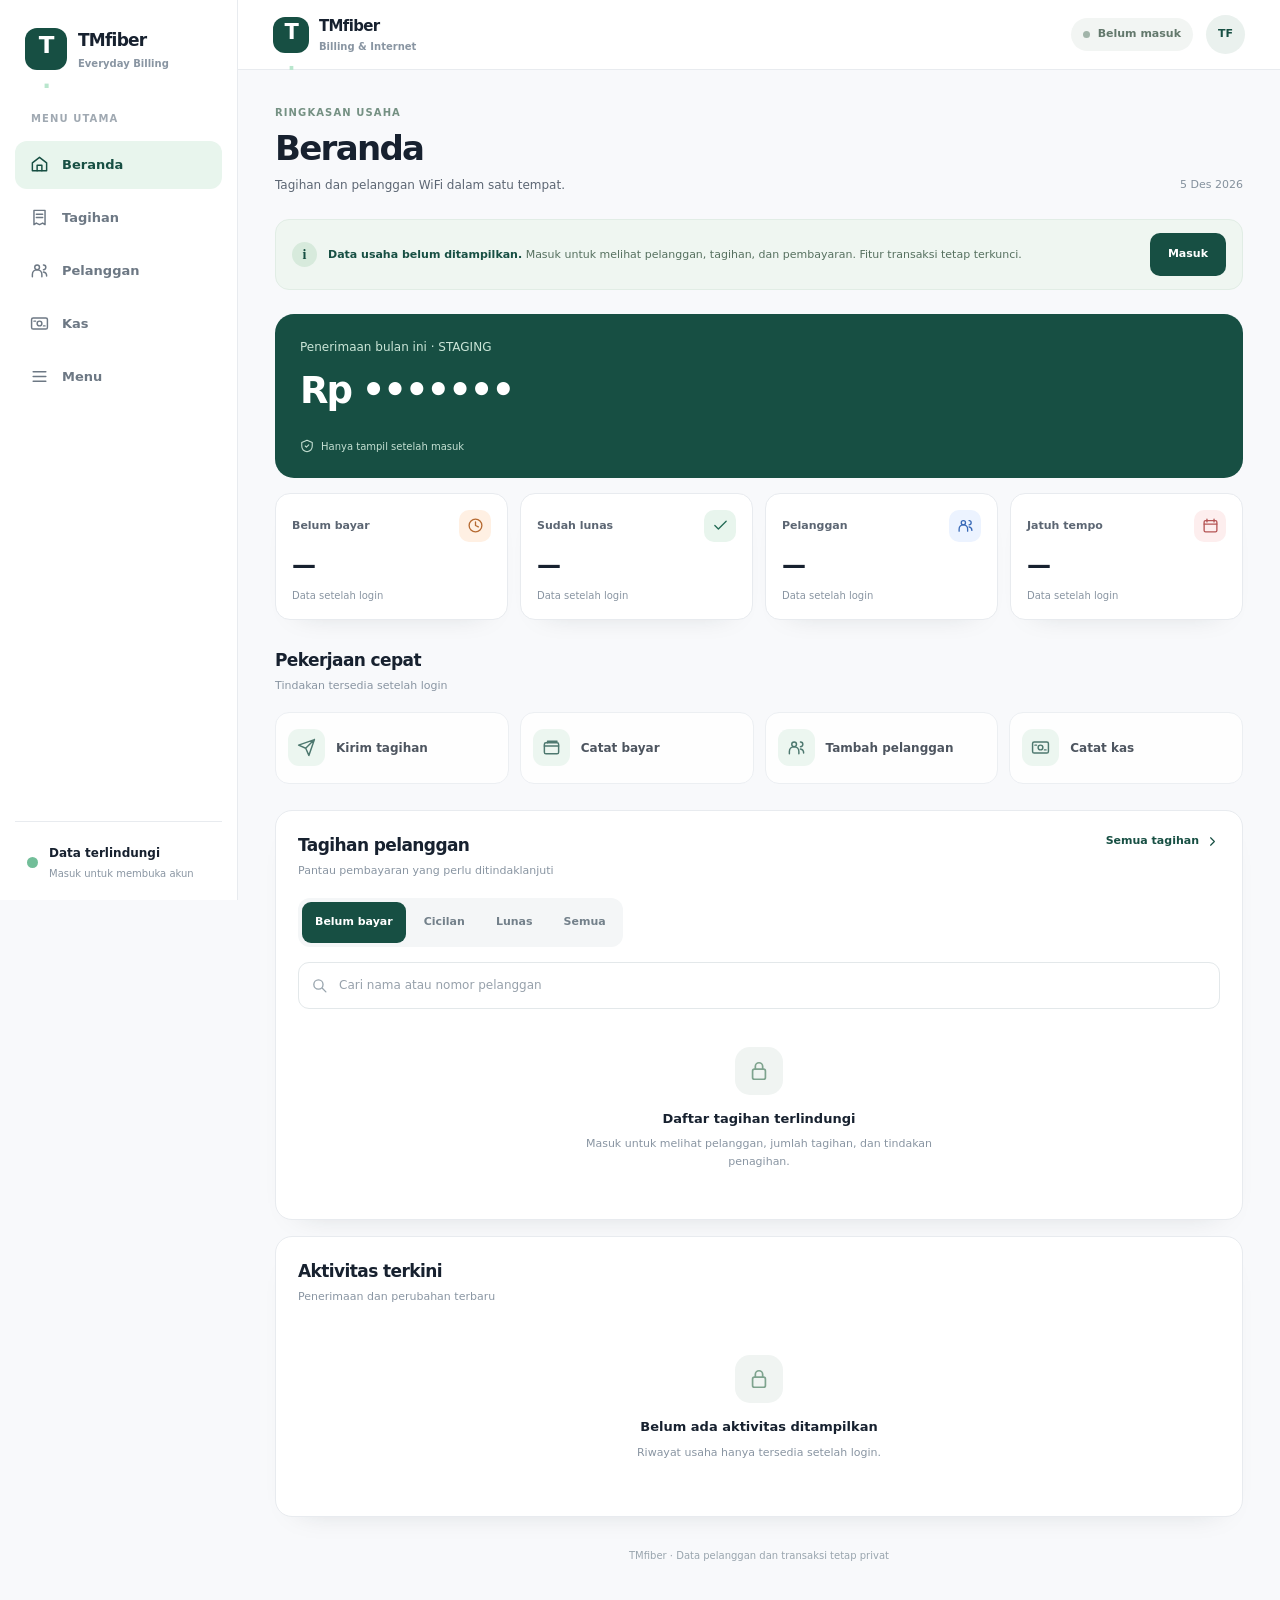
<file: index.html>
<!doctype html>
<html lang="id">
<head>
<meta charset="utf-8">
<meta name="viewport" content="width=device-width,initial-scale=1,viewport-fit=cover">
<meta name="theme-color" content="#F8F9FB">
<meta name="description" content="TMfiber — pelanggan, tagihan dan pembayaran WiFi dalam satu tempat.">
<meta name="referrer" content="strict-origin-when-cross-origin">
<meta http-equiv="Content-Security-Policy" content="default-src 'self'; script-src 'self'; style-src 'self'; img-src 'self' data:; connect-src 'self' https://script.google.com https://script.googleusercontent.com; font-src 'self'; object-src 'none'; base-uri 'self'; form-action 'self'">
<title>TMfiber · Everyday Billing</title>
<link rel="icon" href="./assets/icon.svg" type="image/svg+xml">
<link rel="manifest" href="./manifest.webmanifest">
<link rel="stylesheet" href="./styles.css">
<script type="module" src="./src/app.js"></script>
</head>
<body>
<a class="skip" href="#mainContent">Langsung ke konten</a>
<div class="shell">
 <div id="offlineNotice" class="connection-toast" role="status" aria-live="polite" hidden>Perangkat sedang offline. Data usaha tidak tersedia.</div>
 <aside class="sidebar" aria-label="Navigasi desktop">
  <a class="brand" href="#beranda"><span class="brand-mark" aria-hidden="true">T<span>.</span></span><span><strong>TMfiber</strong><small>Everyday Billing</small></span></a>
  <div class="work-label">MENU UTAMA</div>
  <nav id="sideNav" aria-label="Menu utama"></nav>
  <div class="sidebar-bottom"><span class="shield-mark" aria-hidden="true">●</span><div><b>Data terlindungi</b><small>Masuk untuk membuka akun</small></div></div>
 </aside>
 <div class="stage">
  <header class="topbar">
   <a class="mobile-brand" href="#beranda"><span class="mobile-mark" aria-hidden="true">T<span>.</span></span><span><strong>TMfiber</strong><small>Billing & Internet</small></span></a>
   <div class="top-actions"><span class="connection-label"><span class="status-dot"></span> Belum masuk</span><button type="button" id="accountButton" class="account" aria-label="Masuk akun">TF</button></div>
  </header>
  <main id="mainContent">
   <div class="content">
    <section class="page-heading">
     <div><p class="eyebrow" id="pageEyebrow">RINGKASAN USAHA</p><h1 id="pageTitle">Beranda</h1><p id="pageDesc">Tagihan dan pelanggan WiFi dalam satu tempat.</p></div>
     <span id="today" class="today"></span>
    </section>
    <div class="notice" role="status"><span class="notice-icon" aria-hidden="true">i</span><p><strong>Data usaha belum ditampilkan.</strong> Masuk untuk melihat pelanggan, tagihan, dan pembayaran. Fitur transaksi tetap terkunci.</p><button id="openLogin" type="button">Masuk <span aria-hidden="true">→</span></button></div>
    <section id="summary" class="summary" aria-label="Ringkasan data"></section>
    <section id="panel" aria-live="polite"></section>
    <footer class="footer">TMfiber · Data pelanggan dan transaksi tetap privat</footer>
   </div>
  </main>
 </div>
 <nav id="mobileNav" class="mobile-nav" aria-label="Navigasi bawah"></nav>
</div>
<dialog id="loginDialog" aria-labelledby="loginTitle">
 <header class="dialog-header"><span class="dialog-logo">T<span>.</span></span><button id="closeLogin" class="dialog-close" type="button" aria-label="Tutup login">×</button></header>
 <div class="dialog-body">
  <p class="eyebrow">AKSES PETUGAS</p>
  <h2 id="loginTitle">Masuk ke TMfiber</h2>
  <p id="loginDescription">Koneksi STAGING belum diaktifkan. Login nyata tetap terkunci.</p>
  <form id="authForm" method="dialog"><div id="phoneStep"><label for="phone">Nomor WhatsApp</label><div class="phone-field"><span>+62</span><input id="phone" type="tel" inputmode="numeric" autocomplete="tel" placeholder="812xxxxxxxx" disabled></div><button id="otpSend" class="solid-button" type="button" disabled>Kirim kode OTP</button></div><div id="otpStep" hidden><label for="otp">Kode OTP 6 digit</label><div class="phone-field"><input id="otp" type="text" inputmode="numeric" autocomplete="one-time-code" maxlength="6" placeholder="••••••" disabled></div><button id="otpVerify" class="solid-button" type="button" disabled>Verifikasi OTP</button><button id="otpBack" class="secondary-button" type="button">Ganti nomor</button></div><button id="logoutButton" class="secondary-button" type="button" hidden>Keluar dari akun</button><p id="authMessage" class="auth-message" role="status" aria-live="polite">Login belum diaktifkan. Tidak ada nomor atau kode OTP yang diproses.</p></form>
 </div>
</dialog>
<dialog id="operationDialog" aria-labelledby="operationTitle">
 <header class="dialog-header"><span class="dialog-logo">T<span>.</span></span><button id="operationClose" class="dialog-close" type="button" aria-label="Tutup formulir">×</button></header>
 <div class="dialog-body">
  <p class="eyebrow">FORMULIR PETUGAS · STAGING</p>
  <h2 id="operationTitle">Pekerjaan billing</h2>
  <p id="operationDescription">Pengisian data hanya diperbolehkan setelah pengujian keamanan.</p>
  <form id="operationForm">
   <div data-op-panel="customer">
    <label for="opName">Nama pelanggan</label><input id="opName" class="field" name="customer_name" maxlength="100" autocomplete="off" required>
    <label for="opPhone">Nomor WhatsApp</label><input id="opPhone" class="field" name="phone" inputmode="tel" autocomplete="off" required>
    <label for="opAddress">Alamat</label><input id="opAddress" class="field" name="address" maxlength="200" required>
    <label for="opPackage">Paket internet</label><input id="opPackage" class="field" name="package" maxlength="75" required>
    <label for="opPrice">Tarif bulanan (Rp)</label><input id="opPrice" class="field" name="tariff" type="number" min="1000" max="100000000" step="1" required>
    <label for="opDue">Tanggal jatuh tempo (1–28)</label><input id="opDue" class="field" name="due" type="number" min="1" max="28" step="1" required>
   </div>
   <div data-op-panel="invoice" hidden>
    <label for="opCustomer">Pelanggan</label><select id="opCustomer" class="field" name="customer" required></select>
    <label for="opPeriod">Periode tagihan (YYYYMM)</label><input id="opPeriod" class="field" name="period" inputmode="numeric" maxlength="6" pattern="20[0-9]{4}" required>
   </div>
   <div data-op-panel="payment" hidden>
    <label for="opInvoice">Tagihan</label><select id="opInvoice" class="field" name="invoice" required></select>
    <label for="opMethod">Metode bayar manual</label>
    <select id="opMethod" class="field" name="method"><option value="TUNAI">Tunai</option><option value="TRANSFER">Transfer terverifikasi</option><option value="QRIS_STATIC_MANUAL">QRIS statis terverifikasi</option></select>
    <div id="opAmountGroup" hidden><label for="opAmount">Jumlah cicilan (Rp)</label><input id="opAmount" class="field" name="amount" type="number" min="1" step="1"></div>
    <p class="operation-warning">Pembayaran harus sudah benar-benar diterima sebelum dicatat. Tidak ada konfirmasi otomatis dari bank.</p>
   </div>
   <p id="operationStatus" role="status" class="auth-message" aria-live="polite"></p>
   <button id="operationSubmit" class="solid-button" type="submit" disabled>Simpan di STAGING</button>
  </form>
 </div>
</dialog>
</body>
</html>
</file>
<file: styles.css>
/* Everyday Billing V3 — single operational design system, no legacy theme layers */
:root{color-scheme:light;--bg:#F8F9FB;--surface:#fff;--surface2:#F3F5F7;--ink:#17212F;--sub:#5C6673;--muted:#8995A2;--line:#E8EBEF;--green:#174F43;--green2:#236B55;--greenlight:#E8F5ED;--amber:#B66A31;--amberlight:#FFF0E3;--blue:#3869B7;--bluelight:#ECF3FF;--red:#B45454;--redlight:#FDEEEE;--shadow:0 14px 30px -26px rgba(22,37,40,.25);--font:Inter,'Segoe UI',system-ui,-apple-system,sans-serif;font-family:var(--font);background:var(--bg);color:var(--ink)}
*,*:before,*:after{box-sizing:border-box}html{scroll-behavior:smooth}body{margin:0;min-width:280px;background:var(--bg);font:14px/1.5 var(--font);color:var(--ink);-webkit-font-smoothing:antialiased}a{color:inherit;text-decoration:none}button,input{font:inherit}button{cursor:pointer}button:disabled{cursor:not-allowed}svg{width:20px;height:20px;flex:none}a:focus-visible,button:focus-visible,input:focus-visible{outline:3px solid var(--green2);outline-offset:3px}.skip{position:fixed;left:12px;top:-100px;background:#fff;padding:12px 16px;border-radius:12px;z-index:100}.skip:focus{top:10px}.sr-only{position:absolute;width:1px;height:1px;padding:0;margin:-1px;overflow:hidden;clip:rect(0,0,0,0);white-space:nowrap;border:0}
.shell{display:flex;min-height:100vh}.sidebar{width:238px;flex:none;height:100vh;position:sticky;top:0;background:#fff;border-right:1px solid var(--line);padding:28px 15px 19px;display:flex;flex-direction:column}.brand{display:flex;align-items:center;gap:11px;margin:0 10px 40px}.brand-mark,.mobile-mark,.dialog-logo{display:grid;place-items:center;background:var(--green);color:white;border-radius:12px;font-weight:850;letter-spacing:-.055em}.brand-mark{width:42px;height:42px;font-size:23px}.brand-mark span,.mobile-mark span,.dialog-logo span{color:#B9E6CD}.brand strong,.mobile-brand strong{font-size:17px;letter-spacing:-.045em;font-weight:800;display:block}.brand small,.mobile-brand small{display:block;color:var(--muted);font-size:10px;font-weight:550;margin-top:2px}.work-label{padding-left:16px;font-size:10px;color:#A0A9B2;letter-spacing:.11em;font-weight:800;margin-bottom:15px}.sidebar nav{display:grid;gap:5px}.sidebar nav a{display:flex;align-items:center;gap:13px;min-height:48px;padding:12px 15px;border-radius:12px;color:#6D7884;font-weight:650;font-size:13px}.sidebar nav a svg{width:19px;height:19px}.sidebar nav a:hover{background:#F5F8F6;color:var(--green)}.sidebar nav a.active{background:var(--greenlight);color:var(--green);font-weight:800}.sidebar-bottom{border-top:1px solid var(--line);margin-top:auto;padding:22px 12px 0;display:flex;align-items:center;gap:11px}.shield-mark{width:11px;height:11px;border-radius:50%;background:#72BE99;font-size:0;flex:none}.sidebar-bottom b{display:block;font-size:12px}.sidebar-bottom small{display:block;margin-top:4px;color:var(--muted);font-size:10px}.stage{flex:1;min-width:0}.topbar{display:flex;align-items:center;justify-content:space-between;padding:0 35px;height:70px;background:rgba(255,255,255,.94);border-bottom:1px solid var(--line)}.mobile-brand{display:flex;align-items:center;gap:10px}.mobile-mark{width:36px;height:36px;font-size:21px}.mobile-brand strong{font-size:15px}.top-actions{display:flex;align-items:center;gap:13px}.connection-label{display:inline-flex;align-items:center;gap:8px;background:#F2F5F3;color:#63786C;padding:8px 12px;border-radius:999px;font-size:11px;font-weight:700}.status-dot{width:7px;height:7px;background:#A2B5AA;border-radius:50%}.account{border:0;background:#EAF1EE;color:var(--green);width:39px;height:39px;border-radius:50%;font-size:11px;font-weight:850}
.content{max-width:1240px;margin:auto;padding:35px 37px 40px}.page-heading{display:flex;align-items:flex-end;justify-content:space-between;gap:20px;margin-bottom:25px}.eyebrow{color:#759183;font-size:10px;font-weight:800;letter-spacing:.11em;margin:0 0 8px}.page-heading h1{font-weight:800;letter-spacing:-.05em;font-size:clamp(26px,2.7vw,34px);margin:0 0 7px;line-height:1.2}.page-heading p:not(.eyebrow){color:var(--sub);font-size:12px;margin:0}.today{color:#84919D;font-size:11px;white-space:nowrap}.notice{display:flex;gap:11px;align-items:center;padding:13px 16px;background:#EFF6F1;border:1px solid #E1EDE5;border-radius:14px;margin-bottom:24px}.notice-icon{display:grid;place-items:center;border-radius:50%;width:25px;height:25px;background:#D7EADC;color:var(--green);font-family:Georgia,serif;font-weight:800;flex:none}.notice p{font-size:11px;color:#56705F;line-height:1.55;margin:0;flex:1}.notice strong{color:var(--green)}.notice button{border:0;border-radius:10px;min-height:43px;padding:0 18px;background:var(--green);color:#fff;font-size:11px;font-weight:750;white-space:nowrap}
.summary{margin-bottom:28px}.summary:empty{display:none}.summary-wrap{display:grid;gap:15px}.featured-balance{background:var(--green);border-radius:19px;padding:24px 25px;color:white;display:flex;flex-direction:column;gap:13px;min-height:164px}.featured-balance>span{color:#CBE6D8;font-size:12px}.featured-balance strong{font-size:clamp(28px,3vw,37px);font-weight:800;letter-spacing:-.055em;line-height:1.2}.balance-bottom{display:flex;align-items:center;gap:7px;color:#C5E0D3;font-size:10px;margin-top:auto}.balance-bottom svg{width:14px;height:14px}.kpi-grid{display:grid;grid-template-columns:repeat(4,minmax(0,1fr));gap:12px}.kpi-grid.standalone{margin-top:6px}.kpi{border:1px solid var(--line);background:#fff;border-radius:15px;padding:16px;display:flex;flex-direction:column;min-height:125px;gap:11px;box-shadow:var(--shadow)}.kpi-top{display:flex;align-items:center;justify-content:space-between;gap:5px;font-size:11px;color:var(--sub);font-weight:650}.kpi-icon{width:32px;height:32px;display:grid;place-items:center;border-radius:10px}.kpi-icon svg{width:17px;height:17px}.kpi.warning .kpi-icon{background:var(--amberlight);color:var(--amber)}.kpi.success .kpi-icon{background:var(--greenlight);color:var(--green2)}.kpi.blue .kpi-icon{background:var(--bluelight);color:var(--blue)}.kpi.danger .kpi-icon{background:var(--redlight);color:var(--red)}.kpi.neutral .kpi-icon{background:#F0F2F5;color:#64748B}.kpi strong{font-size:24px;letter-spacing:-.04em;line-height:1;font-weight:800}.kpi small{color:var(--muted);font-size:10px;margin-top:auto}
.section-head{display:flex;align-items:flex-start;justify-content:space-between;gap:12px;margin-bottom:17px}.section-head h2{font-size:17px;letter-spacing:-.035em;margin:0 0 5px;font-weight:800}.section-head p{font-size:11px;color:var(--muted);margin:0;line-height:1.5}.quick-section{margin-bottom:26px}.quick-grid{display:grid;grid-template-columns:repeat(4,minmax(0,1fr));gap:11px}.quick-action{display:flex;align-items:center;gap:11px;border-radius:14px;padding:15px 12px;background:#fff;border:1px solid var(--line);font-size:12px;text-align:left;min-height:72px;color:var(--ink);font-weight:700}.quick-action:disabled{opacity:.76}.quick-icon{background:var(--greenlight);color:var(--green);width:37px;height:37px;border-radius:11px;display:grid;place-items:center}.quick-icon svg{width:19px;height:19px}
.panel{background:#fff;border:1px solid var(--line);border-radius:17px;padding:22px;min-width:0;box-shadow:var(--shadow)}.panel .section-head{margin-bottom:18px}.text-link,.related-route a{display:inline-flex;align-items:center;gap:6px;font-size:11px;font-weight:750;color:var(--green)}.text-link svg,.related-route svg{width:15px;height:15px}.secondary-row{margin-top:16px}.filter-tabs{display:flex;gap:5px;overflow-x:auto;margin:0 0 15px;padding:4px;background:#F4F6F7;border-radius:12px;max-width:100%;width:max-content;scrollbar-width:none}.filter-tabs::-webkit-scrollbar{display:none}.filter{white-space:nowrap;min-height:41px;border:0;background:transparent;color:#73808A;padding:7px 13px;border-radius:9px;font-size:11px;font-weight:700}.filter.selected{background:var(--green);color:#fff}.toolbar{display:flex;align-items:center;gap:10px;margin-bottom:13px}.search-box{min-height:47px;display:flex;align-items:center;gap:9px;border:1px solid #E3E8EA;border-radius:11px;padding:0 12px;background:#fff;flex:1;min-width:0;color:#98A4AD}.search-box svg{width:17px;height:17px}.search-box input{border:0;outline:none;background:transparent;color:var(--ink);font-size:12px;width:100%;min-width:0}.search-box input::placeholder{color:#97A1AB}.outline-button{display:inline-flex;align-items:center;justify-content:center;gap:7px;min-height:46px;border-radius:11px;background:#EAF3ED;border:0;color:#5A8570;font-size:11px;font-weight:700;padding:0 13px;white-space:nowrap}.outline-button svg{width:16px;height:16px}.data-column-hint{background:#F7F9FA;border-block:1px solid var(--line);color:#89949C;font-size:10px;letter-spacing:.01em;padding:12px 14px;margin-inline:-22px}.empty{min-height:170px;display:flex;align-items:center;justify-content:center;flex-direction:column;text-align:center;padding:25px 12px}.empty-icon{display:grid;place-items:center;width:48px;height:48px;background:#F0F4F2;color:#7EA38E;border-radius:15px;margin-bottom:14px}.empty-icon svg{width:22px;height:22px}.empty h3{font-size:13px;margin:0 0 7px;font-weight:800}.empty p{max-width:350px;color:var(--muted);font-size:11px;line-height:1.65;margin:0}.related-route{border-top:1px solid var(--line);padding-top:14px;margin-top:5px}
.menu-layout{display:grid;gap:25px}.menu-section h2{font-size:13px;margin:0 0 11px;color:#6E7881;font-weight:800}.menu-list{display:grid;grid-template-columns:repeat(2,minmax(0,1fr));gap:11px}.menu-tile{display:flex;align-items:center;gap:12px;background:#fff;border:1px solid var(--line);border-radius:14px;padding:15px;min-width:0}.menu-icon,.detail-icon,.setting-icon{width:39px;height:39px;display:grid;place-items:center;background:#ECF5F0;border-radius:12px;color:var(--green);flex:none}.menu-icon svg,.detail-icon svg,.setting-icon svg{width:19px;height:19px}.menu-tile>span:nth-child(2){min-width:0;flex:1}.menu-tile strong,.detail-row strong,.setting-row strong{display:block;font-size:12px;font-weight:750}.menu-tile small,.detail-row small,.setting-row small{display:block;font-size:10px;color:var(--muted);margin-top:4px;line-height:1.45}.menu-tile>svg{color:#ABB4BC;width:15px;height:15px}.detail-rows,.settings-list{display:grid}.detail-row,.setting-row{display:flex;align-items:center;gap:12px;padding:17px 0;border-bottom:1px solid var(--line);min-width:0}.detail-row:last-child,.setting-row:last-child{border-bottom:0}.detail-row>div,.setting-row>div{flex:1;min-width:0}.pill{border-radius:999px;font-size:9px;font-weight:750;padding:6px 9px;white-space:nowrap;background:#F1F4F6;color:#778491}.pill.success{background:var(--greenlight);color:var(--green)}.pill.warning{background:var(--amberlight);color:var(--amber)}.portal-note{display:flex;gap:13px;align-items:flex-start;border-radius:13px;background:#F0F7F3;padding:17px;color:var(--green)}.portal-note svg{width:23px;height:23px}.portal-note strong{font-size:12px}.portal-note p{font-size:11px;color:#648073;line-height:1.6;margin:6px 0 0}.footer{text-align:center;font-size:10px;color:#99A5AE;padding:31px 0 8px}
.mobile-nav{display:none}.connection-toast{position:fixed;z-index:99;left:50%;top:10px;transform:translateX(-50%);background:var(--ink);color:white;padding:12px 16px;border-radius:10px;max-width:94vw;text-align:center;font-size:11px}.connection-toast[hidden]{display:none}
dialog{border:1px solid var(--line);padding:0;border-radius:20px;background:#fff;color:var(--ink);width:min(420px,calc(100vw - 28px));max-height:calc(100dvh - 35px);overflow:auto;box-shadow:0 28px 80px #192f283b}dialog::backdrop{background:#0A241D88}.dialog-header{display:flex;justify-content:space-between;align-items:center;padding:26px 25px 0}.dialog-logo{width:49px;height:49px;font-size:24px}.dialog-close{border:0;width:40px;height:40px;border-radius:50%;background:#F4F6F7;color:#849099;font-size:24px}.dialog-body{padding:22px 25px 28px}.dialog-body h2{font-size:25px;letter-spacing:-.05em;margin:4px 0 9px}.dialog-body>p:not(.eyebrow){font-size:12px;color:var(--sub);line-height:1.65;margin:0 0 22px}.dialog-body label{display:block;font-size:12px;font-weight:700;margin-bottom:9px}.phone-field{display:flex;align-items:center;border:1px solid #DDE5E1;border-radius:11px;overflow:hidden;min-height:48px;background:#FCFDFC}.phone-field span{padding:0 13px;border-right:1px solid var(--line);color:var(--green);font-weight:800}.phone-field input{background:transparent;border:0;padding:12px;min-width:0;flex:1;font-size:16px}.solid-button{width:100%;min-height:49px;border:0;border-radius:11px;background:var(--green);color:#fff;font-weight:800;margin-top:15px}.solid-button:disabled{background:#AFBFB5;color:#fff}.dialog-body small{display:block;margin-top:16px;text-align:center;font-size:10px;color:var(--muted);line-height:1.5}
@media(max-width:1120px){.sidebar{width:215px}.content{padding:29px 24px 35px}.topbar{padding:0 24px}.kpi-grid{gap:9px}.quick-grid{gap:9px}.quick-action{padding:12px 9px;font-size:11px}}
@media(max-width:760px){
 .sidebar{display:none}.stage{width:100%}.topbar{height:61px;padding:0 17px;position:sticky;top:0;z-index:20}.mobile-brand strong{font-size:14px}.mobile-brand small{font-size:9px}.mobile-mark{width:35px;height:35px;font-size:19px}.connection-label{font-size:10px;padding:7px 9px}.account{width:36px;height:36px}
 .content{padding:22px 14px calc(98px + env(safe-area-inset-bottom))}.page-heading{margin-bottom:18px}.page-heading h1{font-size:27px;margin-bottom:5px}.page-heading p:not(.eyebrow){font-size:11px;line-height:1.5}.today{display:none}.notice{padding:11px;gap:8px;margin-bottom:19px}.notice-icon{width:23px;height:23px}.notice p{font-size:10px}.notice button{min-height:41px;padding:0 12px;font-size:10px}
 .summary{margin-bottom:23px}.summary-wrap{gap:11px}.featured-balance{padding:21px;border-radius:17px;min-height:146px;gap:13px}.featured-balance>span{font-size:11px}.featured-balance strong{font-size:31px}.kpi-grid{grid-template-columns:repeat(2,minmax(0,1fr));gap:9px}.kpi{min-height:108px;padding:12px;border-radius:13px;gap:7px}.kpi-top{font-size:10px}.kpi-icon{width:29px;height:29px}.kpi strong{font-size:23px}.kpi small{font-size:9px}
 .section-head{margin-bottom:14px}.section-head h2{font-size:15px}.section-head p{font-size:10px}.quick-section{margin-bottom:21px}.quick-grid{grid-template-columns:repeat(4,minmax(0,1fr));gap:7px}.quick-action{min-height:87px;flex-direction:column;align-items:center;justify-content:center;text-align:center;gap:8px;padding:10px 3px;border-radius:13px;font-size:10px;line-height:1.25}.quick-icon{width:32px;height:32px}.quick-icon svg{width:18px;height:18px}.quick-action strong{overflow-wrap:anywhere}
 .panel{padding:17px;border-radius:15px}.filter-tabs{max-width:100%}.filter{padding:8px 10px;font-size:10px}.toolbar{align-items:stretch;flex-wrap:wrap}.outline-button{min-height:44px}.data-column-hint{margin-inline:-17px}.menu-list{grid-template-columns:1fr;gap:8px}.menu-tile{padding:13px}.setting-row,.detail-row{gap:9px}.pill{font-size:9px}
 .mobile-nav{display:flex;gap:2px;justify-content:space-around;position:fixed;bottom:0;left:0;right:0;z-index:30;border-top:1px solid var(--line);background:#FFFFFFF5;backdrop-filter:blur(12px);padding:7px 6px calc(7px + env(safe-area-inset-bottom));box-shadow:0 -6px 24px #20372d0a}.mobile-nav a{min-width:0;flex:1;display:flex;align-items:center;justify-content:center;flex-direction:column;gap:4px;min-height:52px;border-radius:10px;color:#87939D;font-size:10px;font-weight:650}.mobile-nav a svg{width:21px;height:21px}.mobile-nav a.active{color:var(--green);font-weight:800;background:#EDF6F0}.connection-toast{top:auto;bottom:calc(82px + env(safe-area-inset-bottom));width:calc(100% - 28px)}
}
@media(max-width:375px){.content{padding-inline:12px}.topbar{padding-inline:12px}.connection-label{font-size:0;padding:8px}.status-dot{width:8px;height:8px}.notice{display:grid;grid-template-columns:24px 1fr}.notice p{grid-column:2}.notice button{grid-column:2;justify-self:start}.filter{padding-inline:8px}.quick-action{font-size:9px}}
@media(prefers-reduced-motion:reduce){html{scroll-behavior:auto}*,*:before,*:after{animation-duration:.01ms!important;transition-duration:.01ms!important}}

/* Read-only STAGING integration: no additional theme, only secure auth and table states. */
[hidden]{display:none!important}
.auth-message{font-size:11px;color:#6A8072;line-height:1.55;margin:13px 0 0;text-align:center;overflow-wrap:anywhere}
.secondary-button{display:block;width:100%;border:1px solid #DCE7DF;background:#F5F9F6;color:#174F43;min-height:44px;border-radius:11px;margin-top:10px;font-weight:700}
.read-list{display:grid;border-top:1px solid #E8EBEF;margin:12px -22px -8px}
.read-row{display:flex;justify-content:space-between;align-items:center;gap:12px;padding:14px 22px;border-bottom:1px solid #E8EBEF;min-width:0}
.read-row:last-child{border:0}
.read-row>div{min-width:0;flex:1}
.read-row strong{display:block;color:#17212F;font-size:12px;font-weight:750;overflow-wrap:anywhere}
.read-row small{display:block;color:#8995A2;font-size:10px;margin-top:4px;overflow-wrap:anywhere}
.read-meta{text-align:right}
@media(max-width:760px){.read-list{margin-inline:-17px}.read-row{padding:13px 17px}}

/* Shared operational forms — visible only after server-approved staging login */
.field{display:block;width:100%;border:1px solid #DDE5E1;border-radius:11px;min-height:46px;padding:10px 12px;margin:6px 0 15px;background:#fff;color:#17212F;font:inherit}
.field:focus-visible{outline:3px solid #A3D6BA;outline-offset:1px}
.operation-warning{padding:12px;border-radius:12px;background:#FFF0E3;color:#925A2E;font-size:12px}
.inline-pay{display:block;border:1px solid #BCD9CA;border-radius:8px;padding:6px 10px;background:#E8F5ED;color:#174F43;font-size:10px;font-weight:750;margin-top:7px}
#operationDialog{width:min(460px,calc(100vw - 22px))}
#operationForm label{display:block;font-size:12px;color:#3D544A;font-weight:700}
#operationForm>[data-op-panel]{max-height:55vh;overflow-y:auto;padding-inline:2px}
</file>
